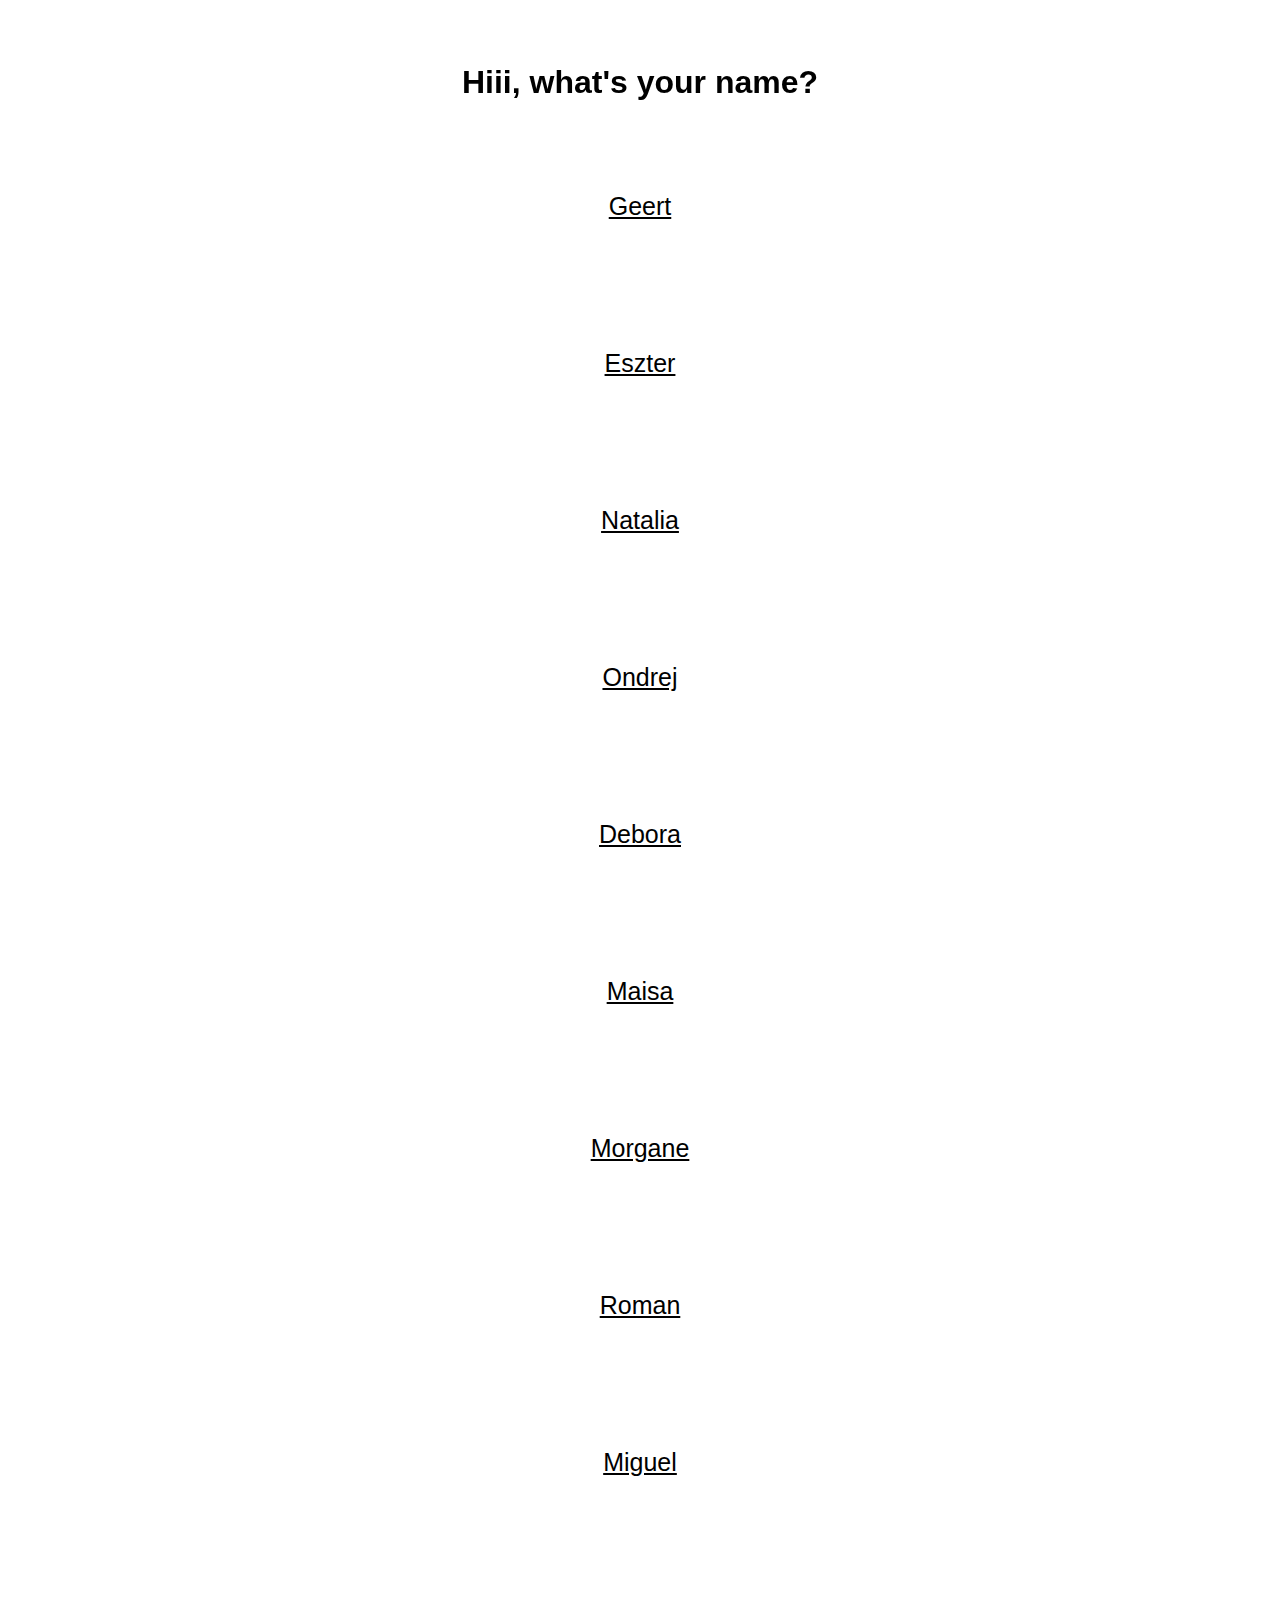
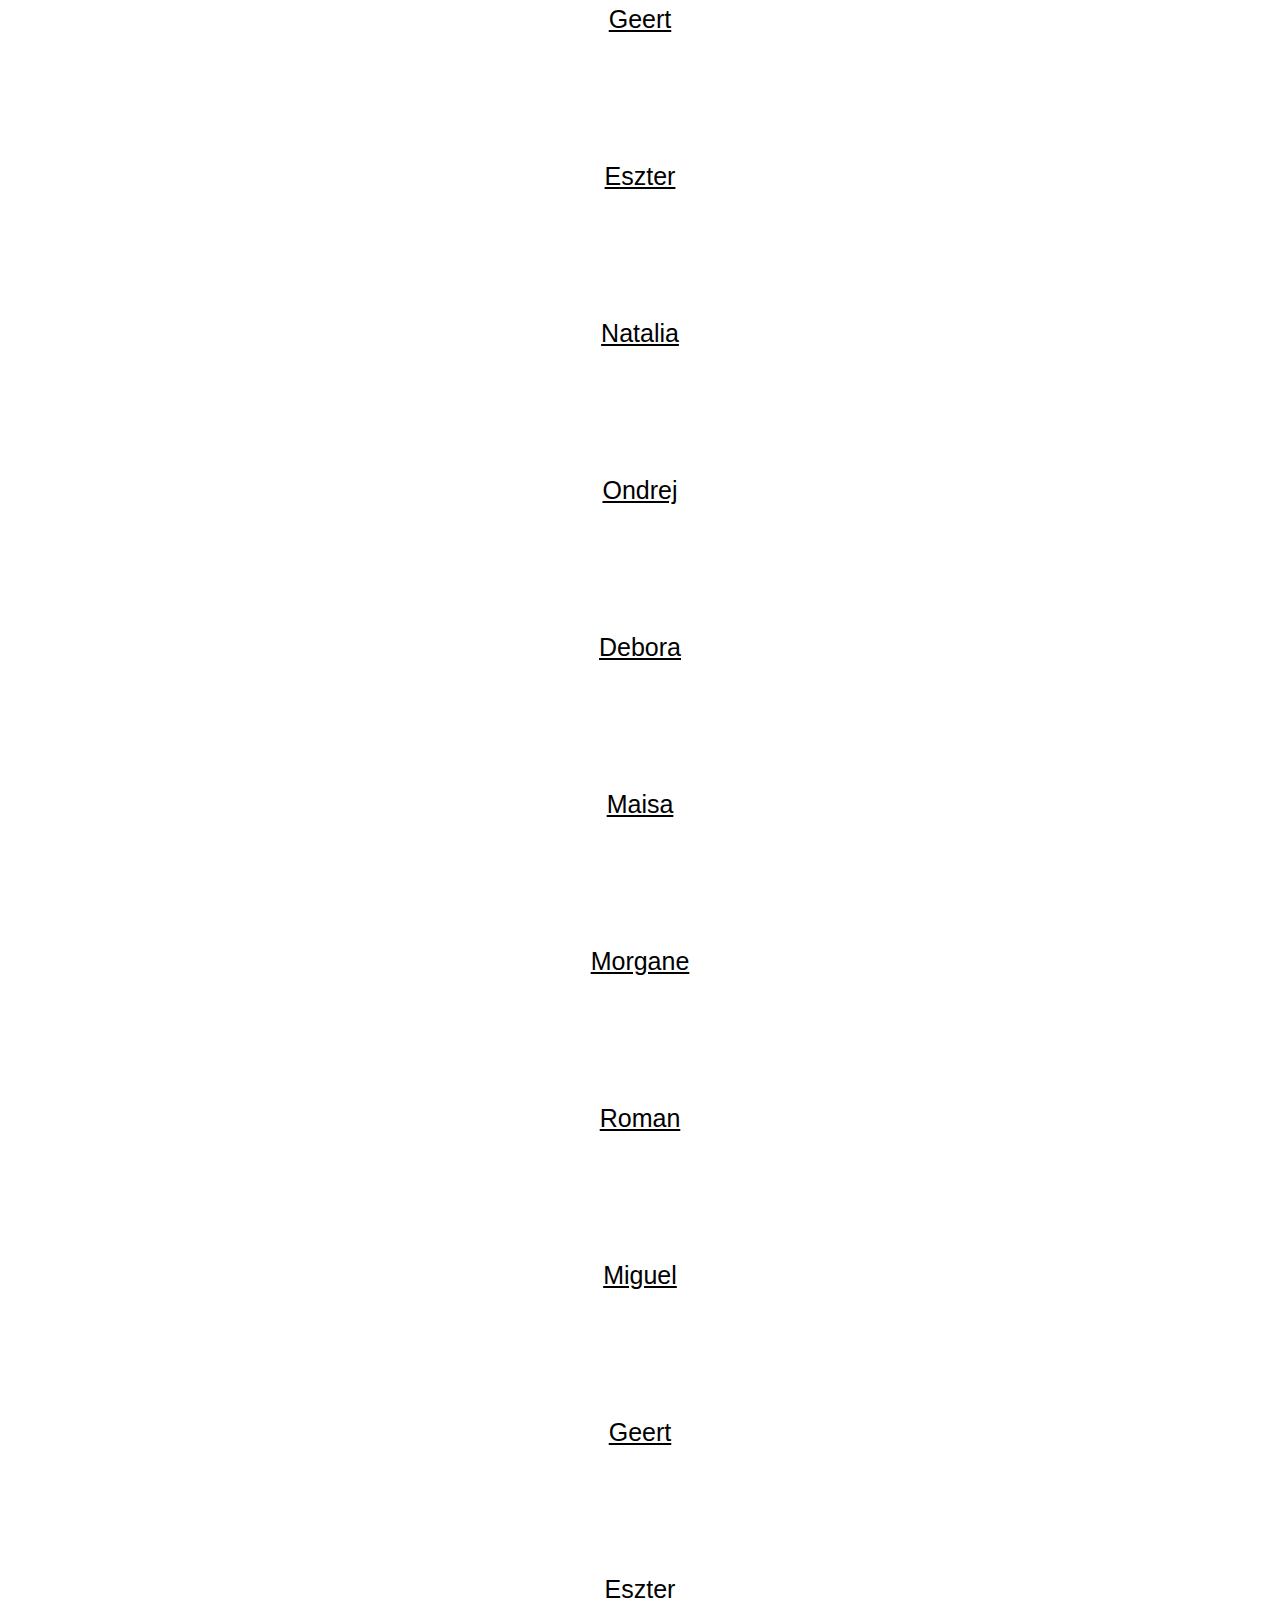
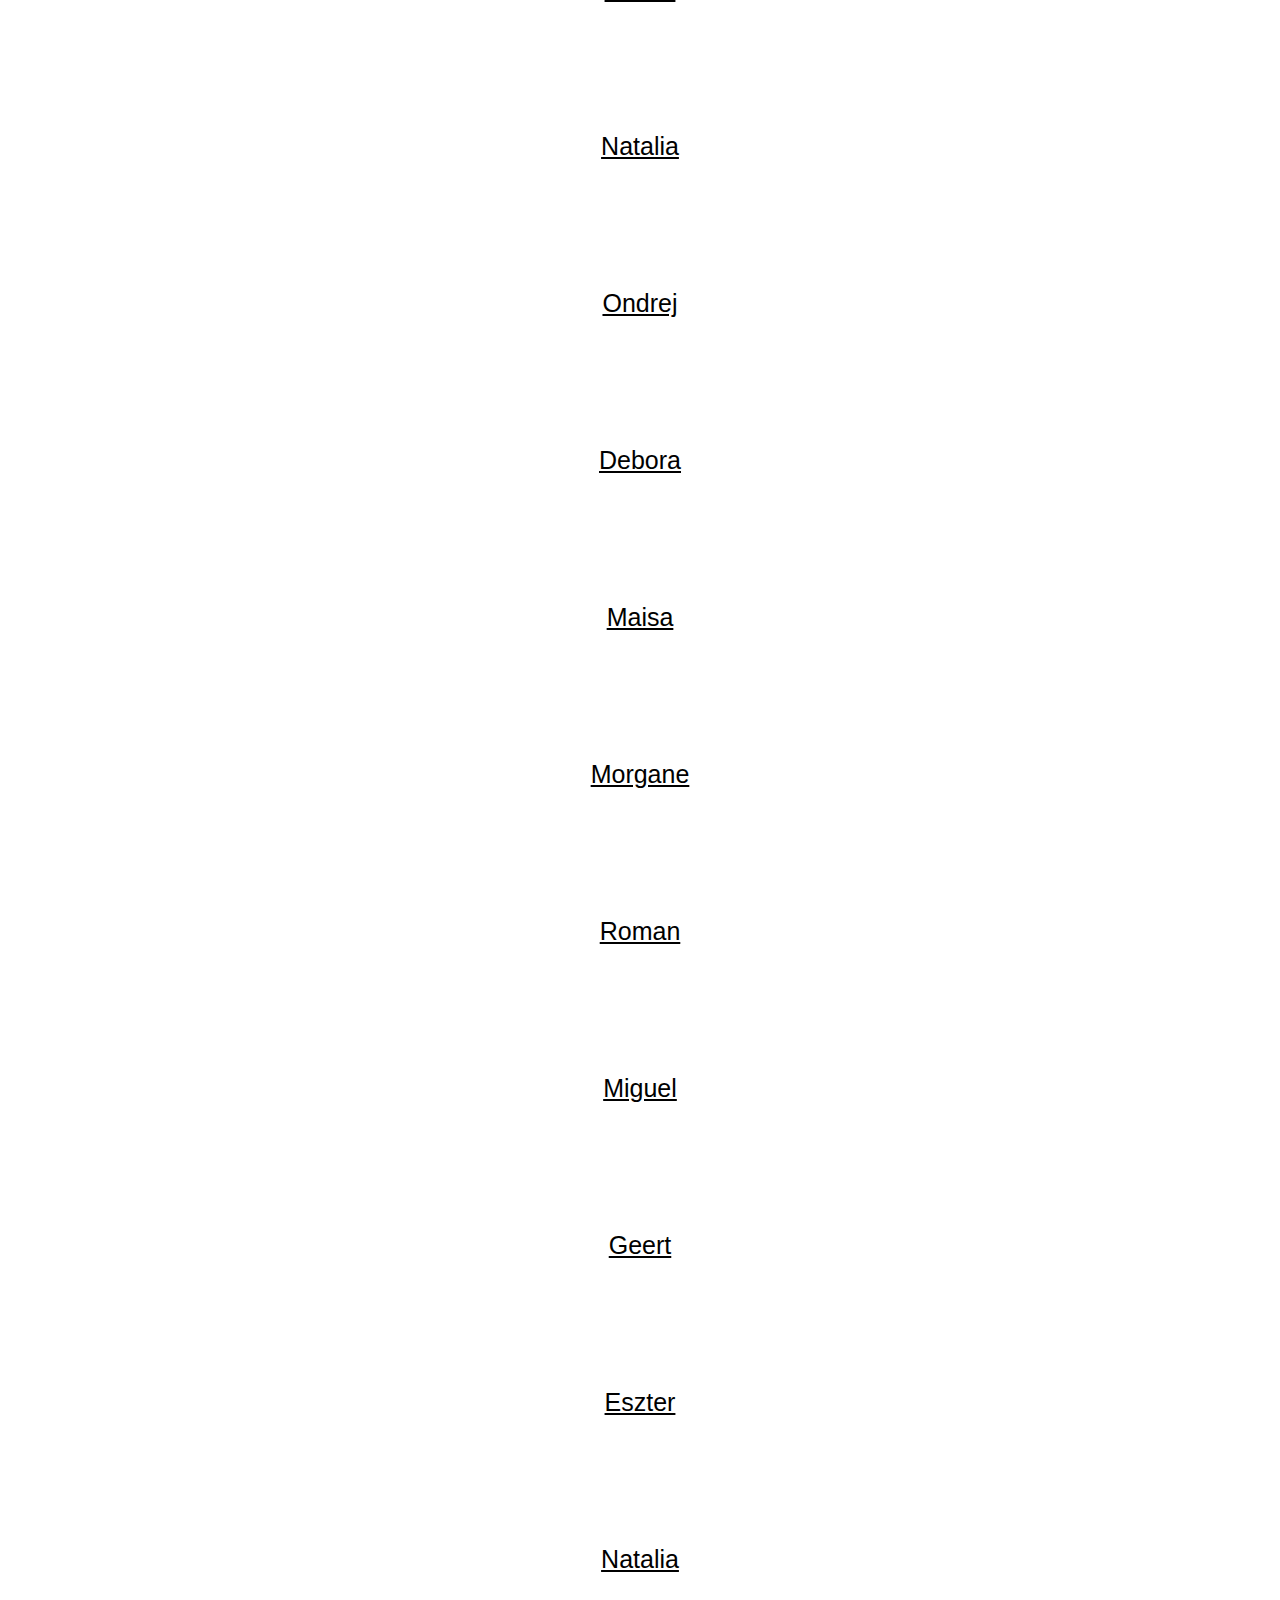
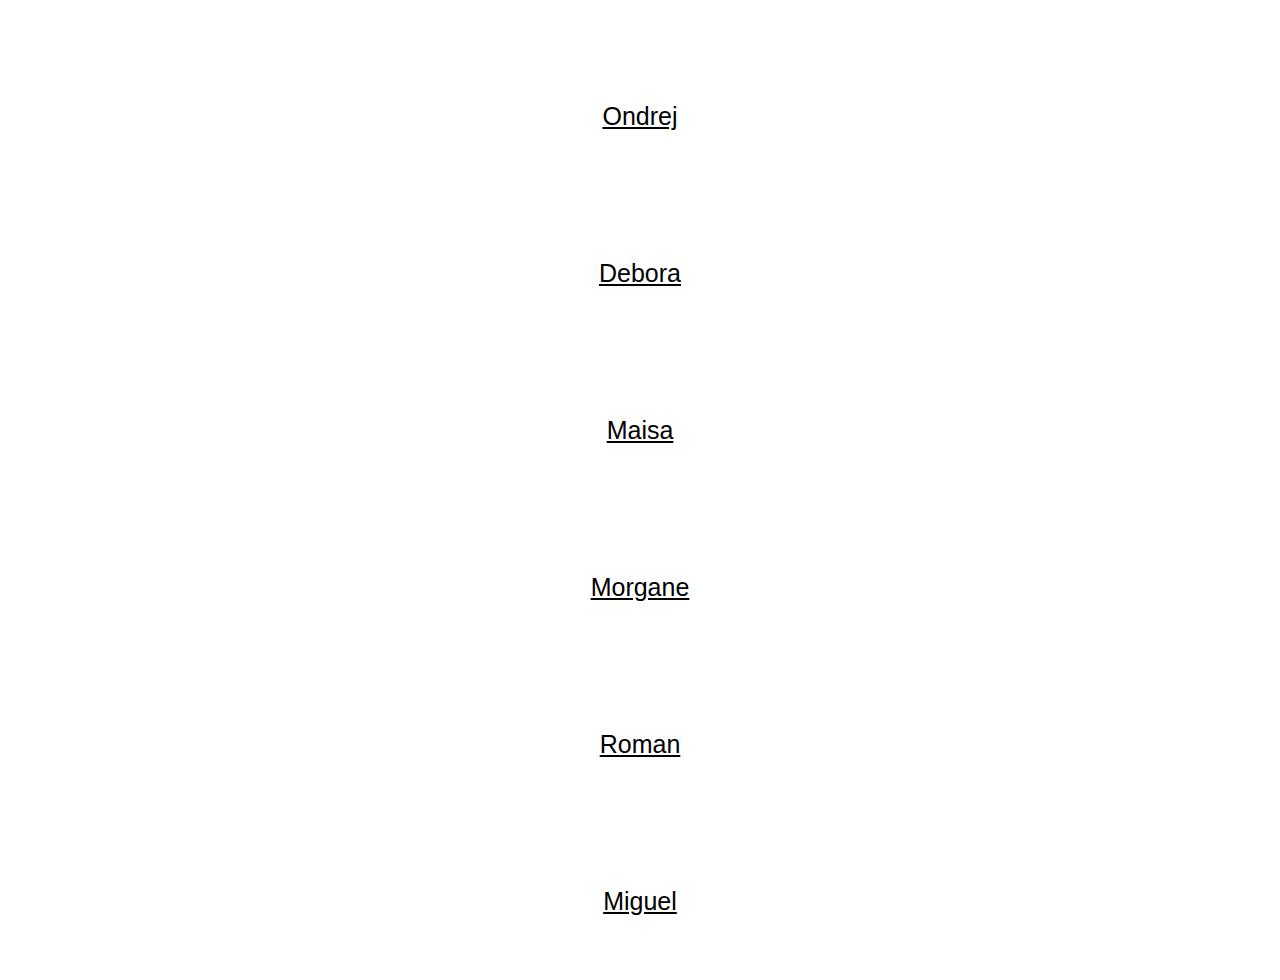
<file: index.html>
<!DOCTYPE html>
<html lang="en">
<head>
    <meta charset="UTF-8">
    <meta http-equiv="X-UA-Compatible" content="IE=edge">
    <meta name="viewport" content="width=device-width, initial-scale=1.0">
    <title>Whack Gallery</title>
    <link rel="stylesheet" href="/styles/index.css">
    <link rel="apple-touch-icon" sizes="180x180" href="/apple-touch-icon.png">
    <link rel="icon" type="image/png" sizes="32x32" href="favicon_io/favicon-32x32.png">
    <link rel="icon" type="image/png" sizes="16x16" href="favicon_io/favicon-16x16.png">
    <link rel="manifest" href="/site.webmanifest">
</head>
<body>
    <h1>Hiii, what's your name?</h1>

    <div class="names--list">
        <a class="name" href="/pleasures/pleasureOne.html">Geert</a>
        <a class="name" href="/pleasures/pleasureTwo.html">Eszter</a>
        <a class="name" href="/pleasures/pleasureThree.html">Natalia</a>
        <a class="name" href="/pleasures/pleasureFour.html">Ondrej</a>
        <a class="name" href="/pleasures/pleasureFive.html">Debora</a>
        <a class="name" href="/pleasures/pleasureSix.html">Maisa</a>
        <a class="name" href="/pleasures/pleasureSeven.html">Morgane</a>
        <a class="name" href="/pleasures/pleasureEight.html">Roman</a>
        <a class="name" href="/pleasures/pleasureNine.html">Miguel</a>
        <!-- repetition for the list's length -->
        <a class="name" href="/pleasures/pleasureOne.html">Geert</a>
        <a class="name" href="/pleasures/pleasureTwo.html">Eszter</a>
        <a class="name" href="/pleasures/pleasureThree.html">Natalia</a>
        <a class="name" href="/pleasures/pleasureFour.html">Ondrej</a>
        <a class="name" href="/pleasures/pleasureFive.html">Debora</a>
        <a class="name" href="/pleasures/pleasureSix.html">Maisa</a>
        <a class="name" href="/pleasures/pleasureSeven.html">Morgane</a>
        <a class="name" href="/pleasures/pleasureEight.html">Roman</a>
        <a class="name" href="/pleasures/pleasureNine.html">Miguel</a>
        <a class="name" href="/pleasures/pleasureOne.html">Geert</a>
        <a class="name" href="/pleasures/pleasureTwo.html">Eszter</a>
        <a class="name" href="/pleasures/pleasureThree.html">Natalia</a>
        <a class="name" href="/pleasures/pleasureFour.html">Ondrej</a>
        <a class="name" href="/pleasures/pleasureFive.html">Debora</a>
        <a class="name" href="/pleasures/pleasureSix.html">Maisa</a>
        <a class="name" href="/pleasures/pleasureSeven.html">Morgane</a>
        <a class="name" href="/pleasures/pleasureEight.html">Roman</a>
        <a class="name" href="/pleasures/pleasureNine.html">Miguel</a>
        <a class="name" href="/pleasures/pleasureOne.html">Geert</a>
        <a class="name" href="/pleasures/pleasureTwo.html">Eszter</a>
        <a class="name" href="/pleasures/pleasureThree.html">Natalia</a>
        <a class="name" href="/pleasures/pleasureFour.html">Ondrej</a>
        <a class="name" href="/pleasures/pleasureFive.html">Debora</a>
        <a class="name" href="/pleasures/pleasureSix.html">Maisa</a>
        <a class="name" href="/pleasures/pleasureSeven.html">Morgane</a>
        <a class="name" href="/pleasures/pleasureEight.html">Roman</a>
        <a class="name" href="/pleasures/pleasureNine.html">Miguel</a>
    </div>

</body>
</html>
</file>
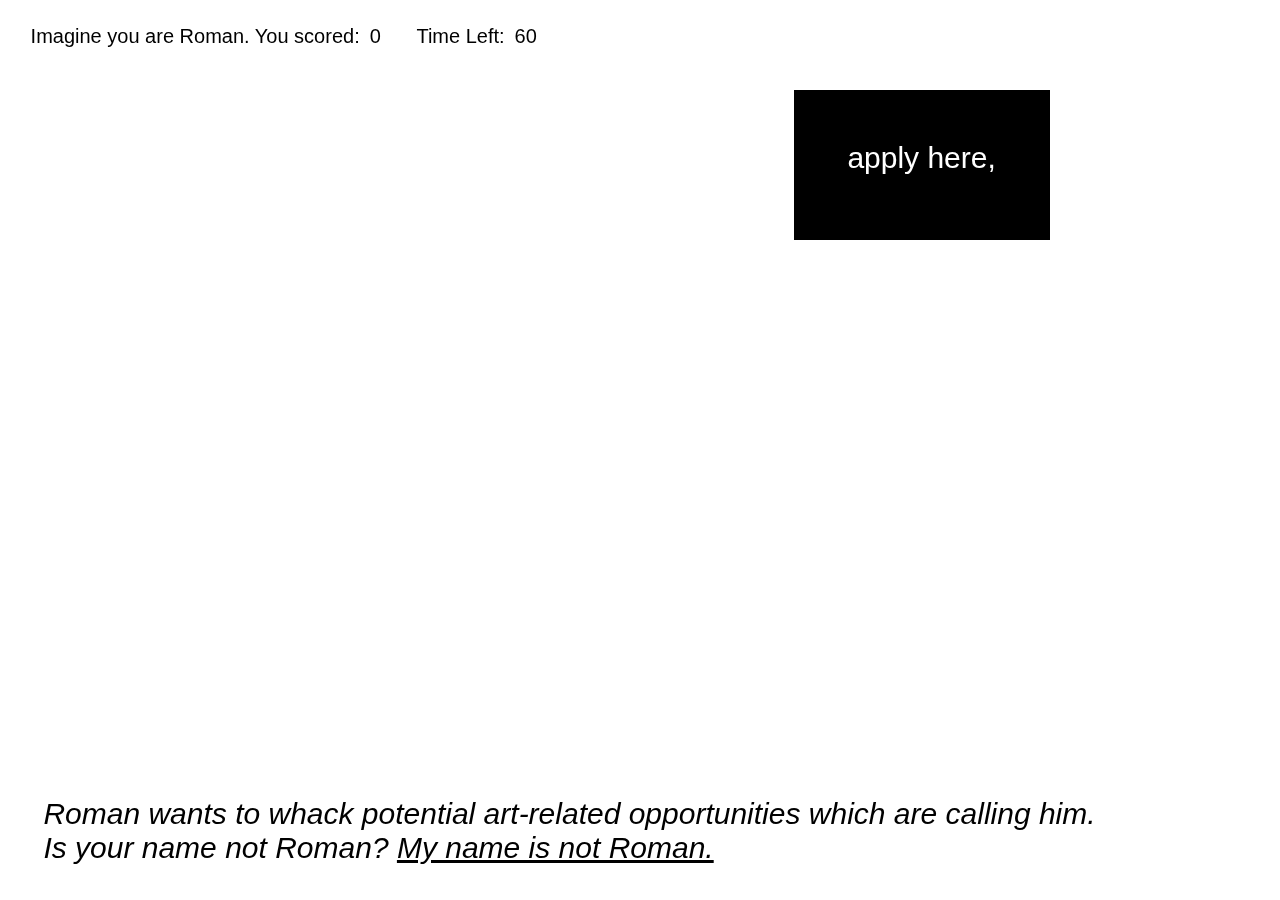
<file: pleasures/pleasureEight.html>
<!DOCTYPE html>
<html lang="en">
<head>
    <meta charset="UTF-8">
    <meta http-equiv="X-UA-Compatible" content="IE=edge">
    <meta name="viewport" content="width=device-width, initial-scale=1.0">
    <title>Whack potential opportunities that are calling my number</title>
    <link rel="stylesheet" href="/styles/index.css">
    <link rel="stylesheet" href="/styles/pleasureEight.css">
</head>
<body>
    <header>
        <div class="display-flex">
            <p>Imagine you are Roman. You scored:</p>
            <p id="score">0</p>
        </div>
        <div class="display-flex">
            <p>Time Left:</p>
            <p id="time-left">60</p>
        </div>
    </header>

    <div class="grid">
        <div id="1" class="square">work on me,</div>
        <div id="2" class="square">do this now,</div>
        <div id="3" class="square opportunity">apply here,</div>
        <div id="4" class="square">submit this,</div>
        <div id="5" class="square">submit that,</div>
        <div id="6" class="square">work now,</div>
        <div id="7" class="square">complain later,</div>
        <div id="8" class="square">whack this,</div>
        <div id="9" class="square">whack that,</div>
    </div>

    <footer>
        <p>
            Roman wants to whack potential art-related opportunities which are calling him.<br>
            Is your name not Roman? <a href="/index.html">My name is not Roman.</a>
        </p>
    </footer>
    
</body>
</html>

<script src="/script/pleasureEight.js"></script>
</file>
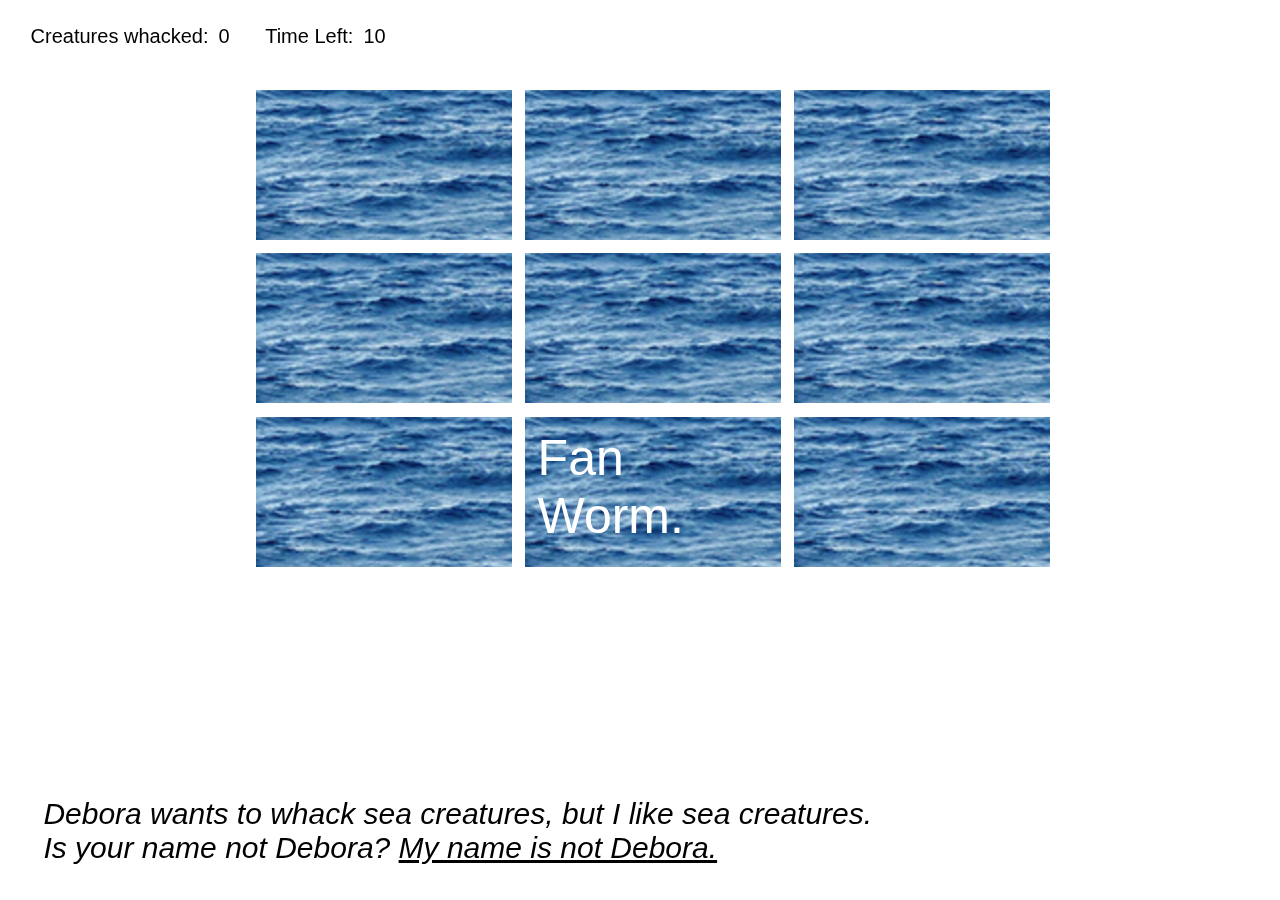
<file: pleasures/pleasureFive.html>
<!DOCTYPE html>
<html lang="en">
<head>
    <meta charset="UTF-8">
    <meta http-equiv="X-UA-Compatible" content="IE=edge">
    <meta name="viewport" content="width=device-width, initial-scale=1.0">
    <title>Whack sea creatures</title>
    <link rel="stylesheet" href="/styles/index.css">
    <link rel="stylesheet" href="/styles/pleasureFive.css">
</head>
<body>
    <header>
        <div class="display-flex">
            <p>Creatures whacked:</p>
            <p id="score">0</p>
        </div>
        <div class="display-flex">
            <p>Time Left:</p>
            <p id="time-left">10</p>
        </div>
    </header>

    <div class="grid">
        <div id="1" class="square">Acorn Barnacle.</div>
        <div id="2" class="square">Adelie Penguin.</div>
        <div id="3" class="square creature">Killer Whale.</div>
        <div id="4" class="square">Antarctic Krill.</div>
        <div id="5" class="square">Megalodon.</div>
        <div id="6" class="square">Baskin Shark.</div>
        <div id="7" class="square">Driftfish.</div>
        <div id="8" class="square">Fan Worm.</div>
        <div id="9" class="square">Herring.</div>
    </div>

    <footer>
        <p>
            Debora wants to whack sea creatures, but I like sea creatures. <br>
            Is your name not Debora? <a href="/index.html">My name is not Debora.</a>
        </p>
    </footer>
    
</body>
</html>

<script src="/script/pleasureFive.js"></script>
</file>
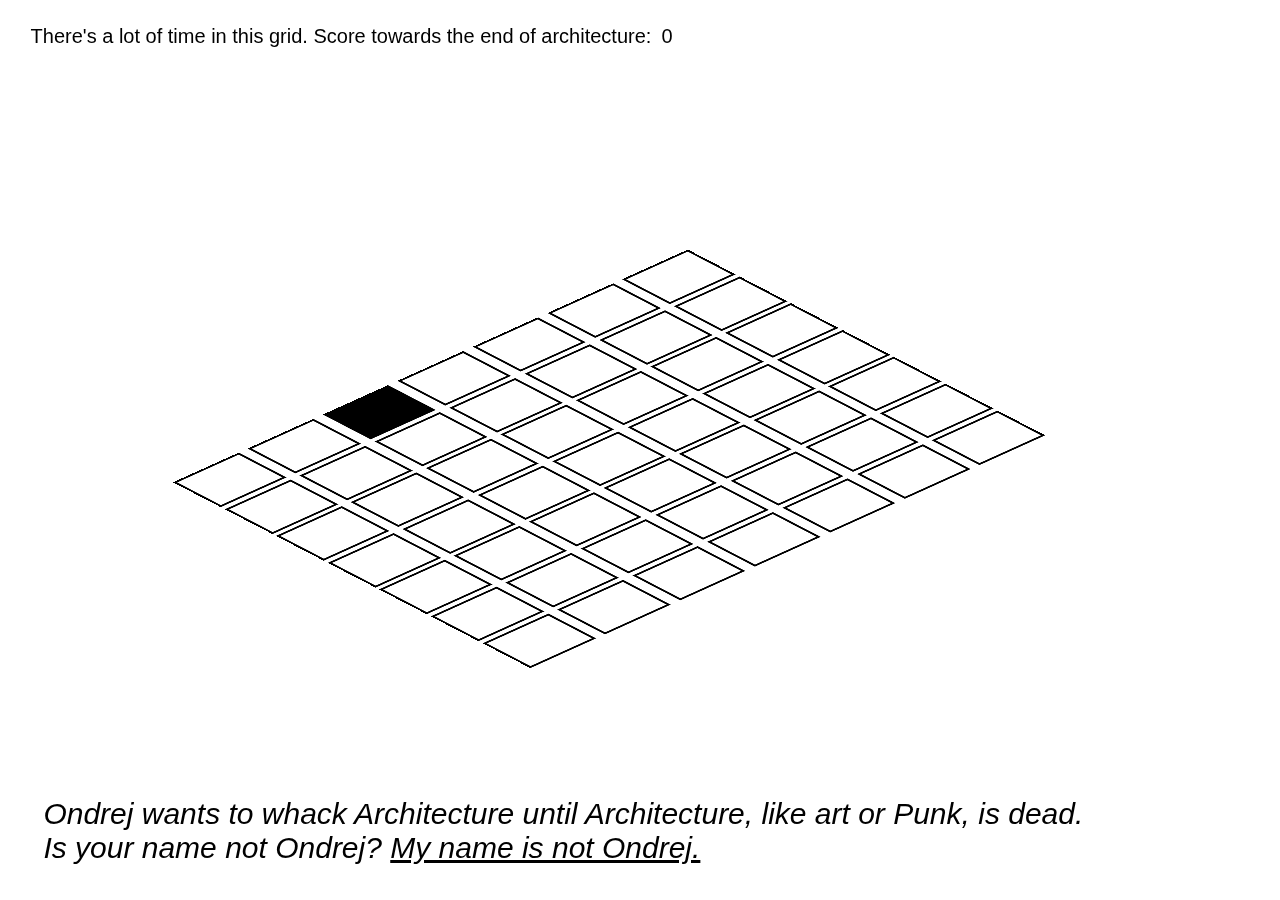
<file: pleasures/pleasureFour.html>
<!DOCTYPE html>
<html lang="en">
<head>
    <meta charset="UTF-8">
    <meta http-equiv="X-UA-Compatible" content="IE=edge">
    <meta name="viewport" content="width=device-width, initial-scale=1.0">
    <title>Whack one school per day</title>
    <link rel="stylesheet" href="/styles/index.css">
    <link rel="stylesheet" href="/styles/pleasureFour.css">
</head>
<body>
    <header>
        <div class="display-flex">
            <p>There's a lot of time in this grid. Score towards the end of architecture:</p>
            <p id="score">0</p>
        </div>
    </header>

    <div class="grid">
        <div id="1" class="square"></div>
        <div id="2" class="square"></div>
        <div id="3" class="square architecture"></div>
        <div id="4" class="square"></div>
        <div id="5" class="square"></div>
        <div id="6" class="square"></div>
        <div id="7" class="square"></div>
        <div id="8" class="square"></div>
        <div id="9" class="square"></div>
        <div id="10" class="square"></div>
        <div id="11" class="square"></div>
        <div id="12" class="square"></div>
        <div id="13" class="square"></div>
        <div id="14" class="square"></div>
        <div id="15" class="square"></div>
        <div id="16" class="square"></div>
        <div id="17" class="square"></div>
        <div id="18" class="square"></div>
        <div id="19" class="square"></div>
        <div id="21" class="square"></div>
        <div id="22" class="square"></div>
        <div id="23" class="square"></div>
        <div id="24" class="square"></div>
        <div id="25" class="square"></div>
        <div id="26" class="square"></div>
        <div id="27" class="square"></div>
        <div id="28" class="square"></div>
        <div id="29" class="square"></div>
        <div id="30" class="square"></div>
        <div id="31" class="square"></div>
        <div id="32" class="square"></div>
        <div id="33" class="square"></div>
        <div id="34" class="square"></div>
        <div id="35" class="square"></div>
        <div id="36" class="square"></div>
        <div id="37" class="square"></div>
        <div id="38" class="square"></div>
        <div id="39" class="square"></div>
        <div id="40" class="square"></div>
        <div id="41" class="square"></div>
        <div id="42" class="square"></div>
        <div id="43" class="square"></div>
        <div id="44" class="square"></div>
        <div id="45" class="square"></div>
        <div id="46" class="square"></div>
        <div id="47" class="square"></div>
        <div id="48" class="square"></div>
        <div id="49" class="square"></div>
        <div id="50" class="square"></div>
    </div>

    <footer>
        <p>
            Ondrej wants to whack Architecture until Architecture, like art or Punk, is dead. 
            <br>Is your name not Ondrej? <a href="/index.html">My name is not Ondrej.</a>
        </p>
    </footer>
    
</body>
</html>

<script src="/script/pleasureFour.js"></script>
</file>
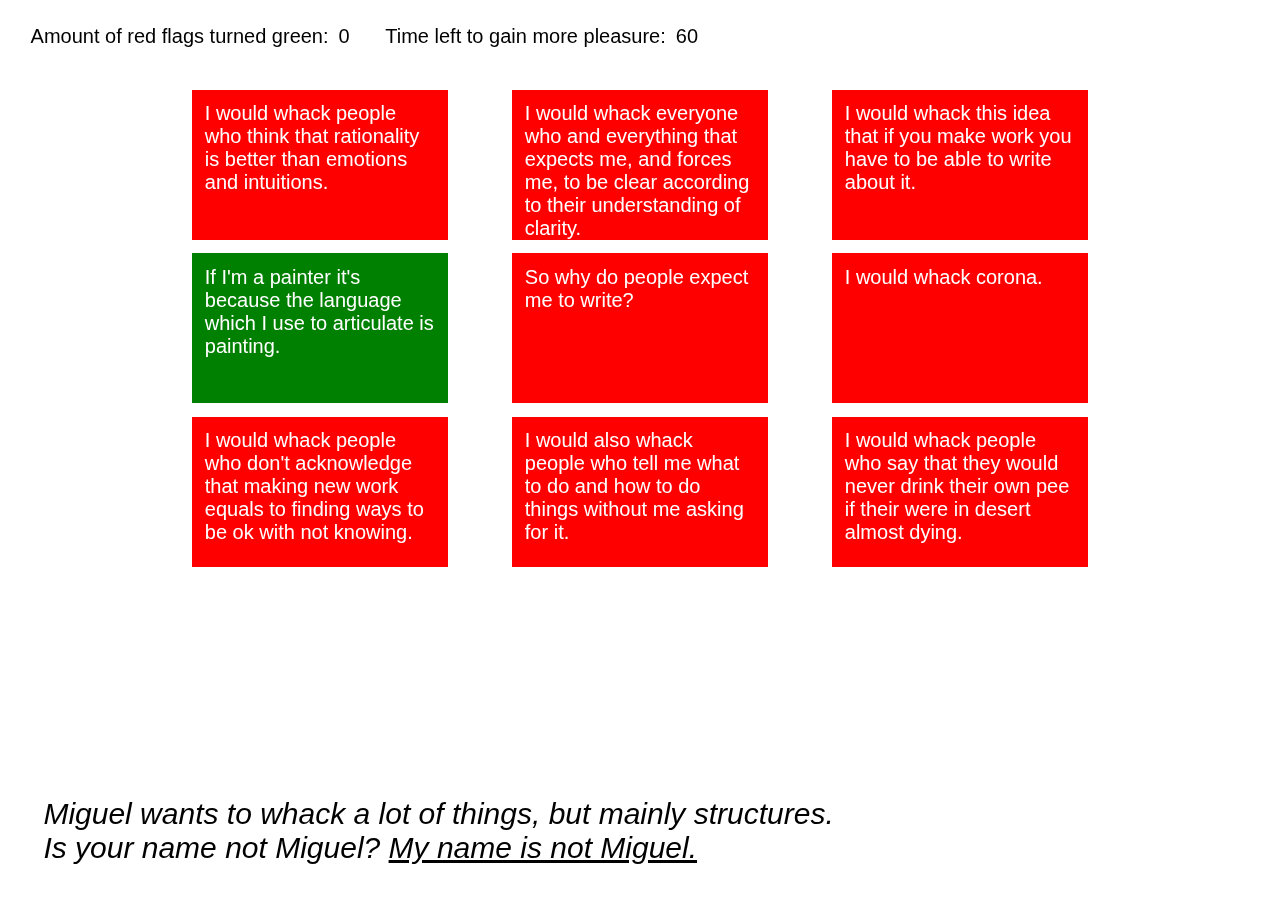
<file: pleasures/pleasureNine.html>
<!DOCTYPE html>
<html lang="en">
<head>
    <meta charset="UTF-8">
    <meta http-equiv="X-UA-Compatible" content="IE=edge">
    <meta name="viewport" content="width=device-width, initial-scale=1.0">
    <title>Dark whack</title>
    <link rel="stylesheet" href="/styles/index.css">
    <link rel="stylesheet" href="/styles/pleasureNine.css">
</head>
<body>
    <header>
        <div class="display-flex">
            <p>Amount of red flags turned green:</p>
            <p id="score">0</p>
        </div>
        <div class="display-flex">
            <p>Time left to gain more pleasure:</p>
            <p id="time-left">60</p>
        </div>
    </header>

    <div class="grid">
        <div id="1" class="square">I would whack people who think that rationality is better than emotions and intuitions.</div>
        <div id="2" class="square">I would whack everyone who and everything that expects me, and forces me, to be clear according to their understanding of clarity.</div>
        <div id="3" class="square structure">I would whack this idea that if you make work you have to be able to write about it.</div>
        <div id="4" class="square">If I'm a painter it's because the language which I use to articulate is painting.</div>
        <div id="5" class="square">So why do people expect me to write?</div>
        <div id="6" class="square">I would whack corona.</div>
        <div id="7" class="square">I would whack people who don't acknowledge that making new work equals to finding ways to be ok with not knowing.</div>
        <div id="8" class="square">I would also whack people who tell me what to do and how to do things without me asking for it.</div>
        <div id="9" class="square">I would whack people who say that they would never drink their own pee if their were in desert almost dying.</div>
    </div>

    <footer>
        <p>
            Miguel wants to whack a lot of things, but mainly structures. <br>
            Is your name not Miguel? <a href="/index.html">My name is not Miguel.</a>
        </p>
    </footer>
    
</body>
</html>

<script src="/script/pleasureNine.js"></script>
</file>
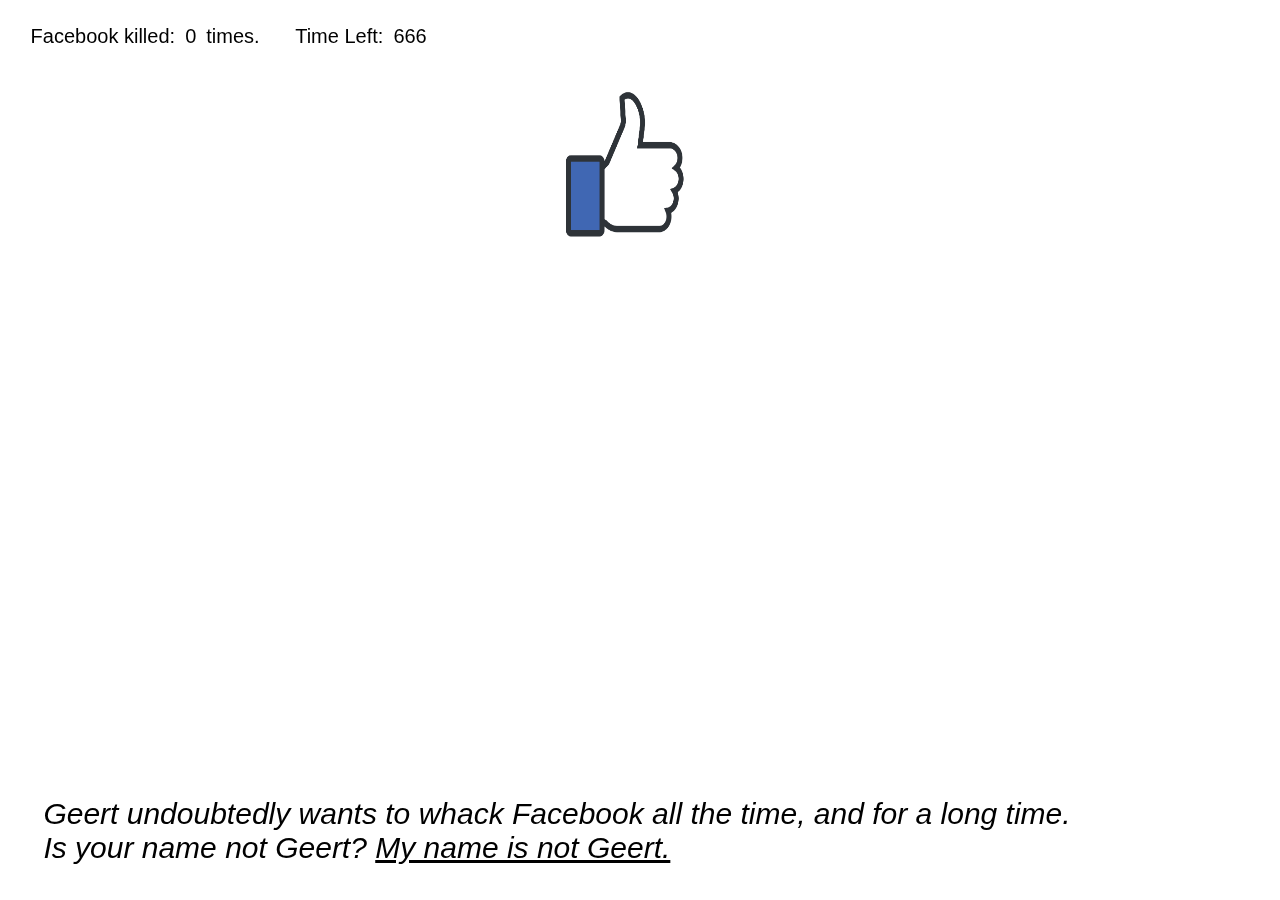
<file: pleasures/pleasureOne.html>
<!DOCTYPE html>
<html lang="en">
<head>
    <meta charset="UTF-8">
    <meta http-equiv="X-UA-Compatible" content="IE=edge">
    <meta name="viewport" content="width=device-width, initial-scale=1.0">
    <title>Whack Facebook</title>
    <link rel="stylesheet" href="/styles/index.css">
    <link rel="stylesheet" href="/styles/pleasureOne.css">
</head>
<body>
    <header>
        <div class="display-flex">
            <p>Facebook killed:</p>
            <p id="score">0</p><p> times.</p>
        </div>
        <div class="display-flex">
            <p>Time Left:</p>
            <p id="time-left">666</p>
        </div>
    </header>

    <div class="grid">
        <div id="1" class="square"></div>
        <div id="2" class="square"></div>
        <div id="3" class="square facebook"></div>
        <div id="4" class="square"></div>
        <div id="5" class="square"></div>
        <div id="6" class="square"></div>
        <div id="7" class="square"></div>
        <div id="8" class="square"></div>
        <div id="9" class="square"></div>
        <div id="10" class="square"></div>
        <div id="11" class="square"></div>
        <div id="12" class="square"></div>
        <div id="13" class="square"></div>
        <div id="14" class="square"></div>
        <div id="15" class="square"></div>
    </div>

    <footer>
        <p>
            Geert undoubtedly wants to whack Facebook all the time, and for a long time. <br>
            Is your name not Geert? <a href="/index.html">My name is not Geert.</a></p>
    </footer>
    
</body>
</html>

<script src="/script/pleasureOne.js"></script>
</file>
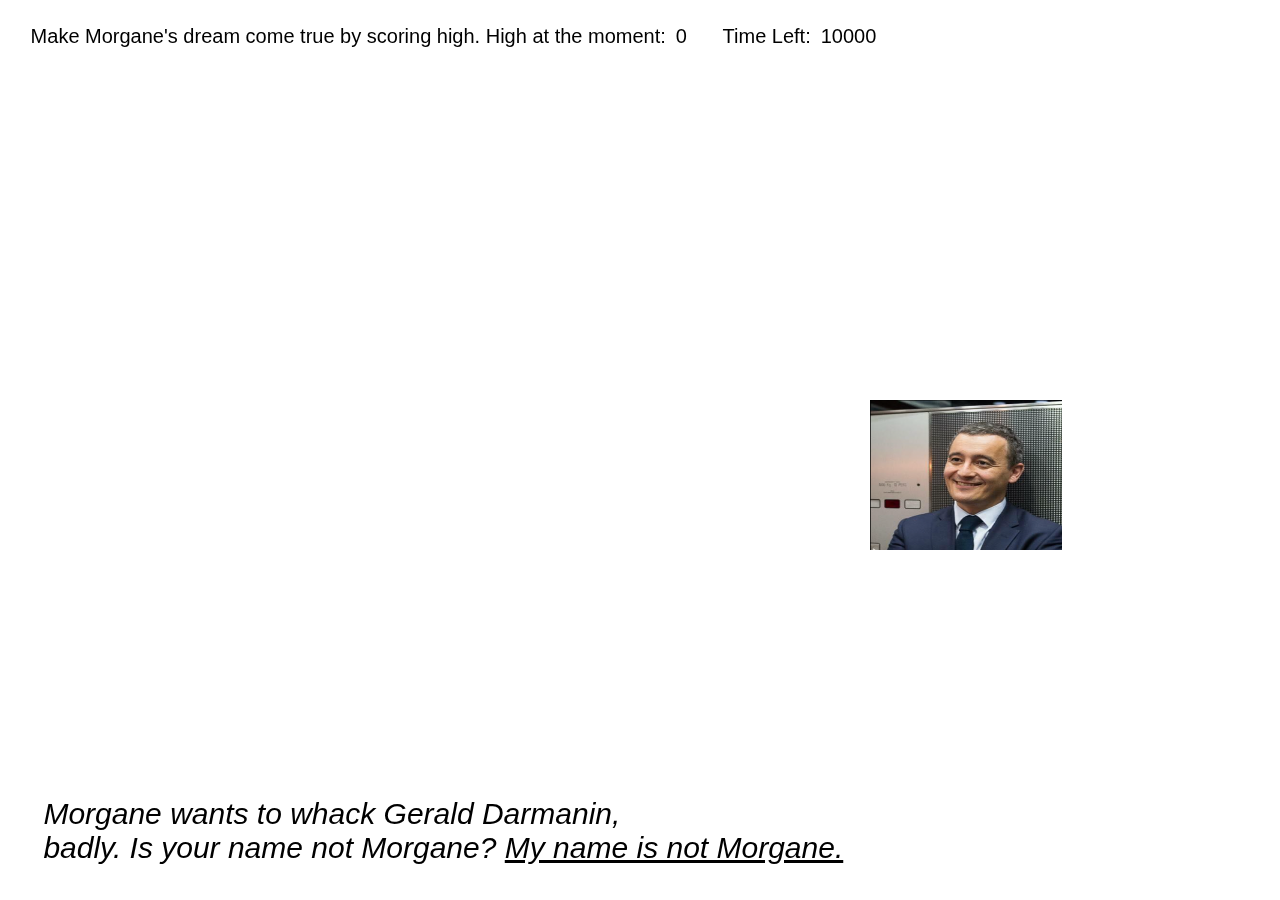
<file: pleasures/pleasureSeven.html>
<!DOCTYPE html>
<html lang="en">
<head>
    <meta charset="UTF-8">
    <meta http-equiv="X-UA-Compatible" content="IE=edge">
    <meta name="viewport" content="width=device-width, initial-scale=1.0">
    <title>Whack Gerald Darmanin</title>
    <link rel="stylesheet" href="/styles/index.css">
    <link rel="stylesheet" href="/styles/pleasureSeven.css">
</head>
<body>
    <header>
        <div class="display-flex">
            <p>Make Morgane's dream come true by scoring high. High at the moment:</p>
            <p id="score">0</p>
        </div>
        <div class="display-flex">
            <p>Time Left:</p>
            <p id="time-left">10000</p>
        </div>
    </header>

    <div class="grid">
        <div id="1" class="square"></div>
        <div id="2" class="square"></div>
        <div id="3" class="square gerald"></div>
        <div id="4" class="square"></div>
        <div id="5" class="square"></div>
        <div id="6" class="square"></div>
        <div id="7" class="square"></div>
        <div id="8" class="square"></div>
        <div id="9" class="square"></div>
        <div id="10" class="square"></div>
        <div id="11" class="square"></div>
        <div id="12" class="square"></div>
    </div>

    <footer>
        <p>
            Morgane wants to whack Gerald Darmanin,<br> 
            badly. Is your name not Morgane? <a href="/index.html">My name is not Morgane.</a>
        </p>
    </footer>
    
</body>
</html>

<script src="/script/pleasureSeven.js"></script>
</file>
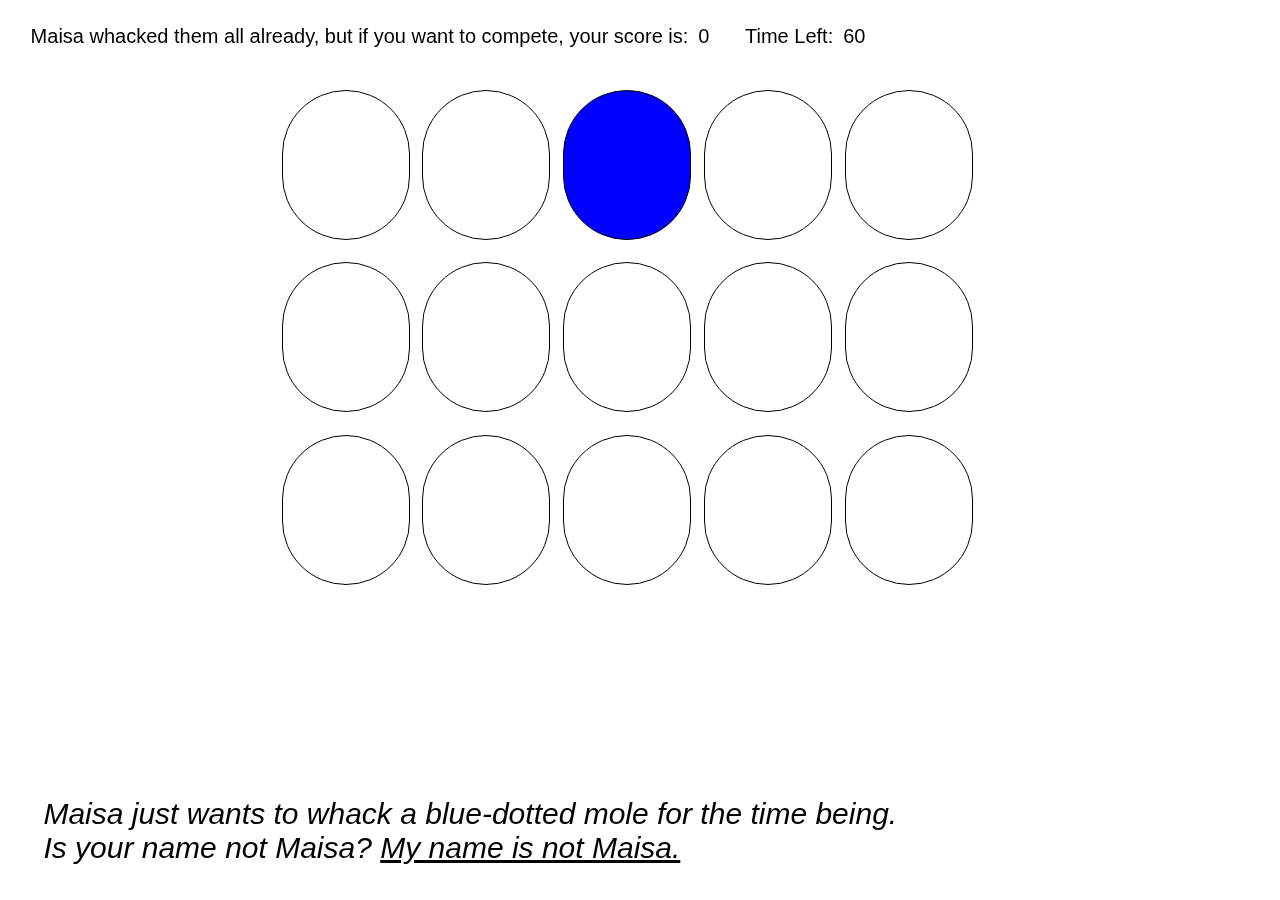
<file: pleasures/pleasureSix.html>
<!DOCTYPE html>
<html lang="en">
<head>
    <meta charset="UTF-8">
    <meta http-equiv="X-UA-Compatible" content="IE=edge">
    <meta name="viewport" content="width=device-width, initial-scale=1.0">
    <title>Whack a mole</title>
    <link rel="stylesheet" href="/styles/index.css">
    <link rel="stylesheet" href="/styles/pleasureSix.css">
</head>
<body>
    <header>
        <div class="display-flex">
            <p>Maisa whacked them all already, but if you want to compete, your score is:</p>
            <p id="score">0</p>
        </div>
        <div class="display-flex">
            <p>Time Left:</p>
            <p id="time-left">60</p>
        </div>
    </header>

    <div class="grid">
        <div id="1" class="square"></div>
        <div id="2" class="square"></div>
        <div id="3" class="square mole"></div>
        <div id="4" class="square"></div>
        <div id="5" class="square"></div>
        <div id="6" class="square"></div>
        <div id="7" class="square"></div>
        <div id="8" class="square"></div>
        <div id="9" class="square"></div>
        <div id="10" class="square"></div>
        <div id="11" class="square"></div>
        <div id="12" class="square"></div>
        <div id="13" class="square"></div>
        <div id="14" class="square"></div>
        <div id="15" class="square"></div>
    </div>

    <footer>
        <p>
            Maisa just wants to whack a blue-dotted mole for the time being. <br>
            Is your name not Maisa? <a href="/index.html">My name is not Maisa.</a>
        </p>
    </footer>
    
</body>
</html>

<script src="/script/pleasureSix.js"></script>
</file>
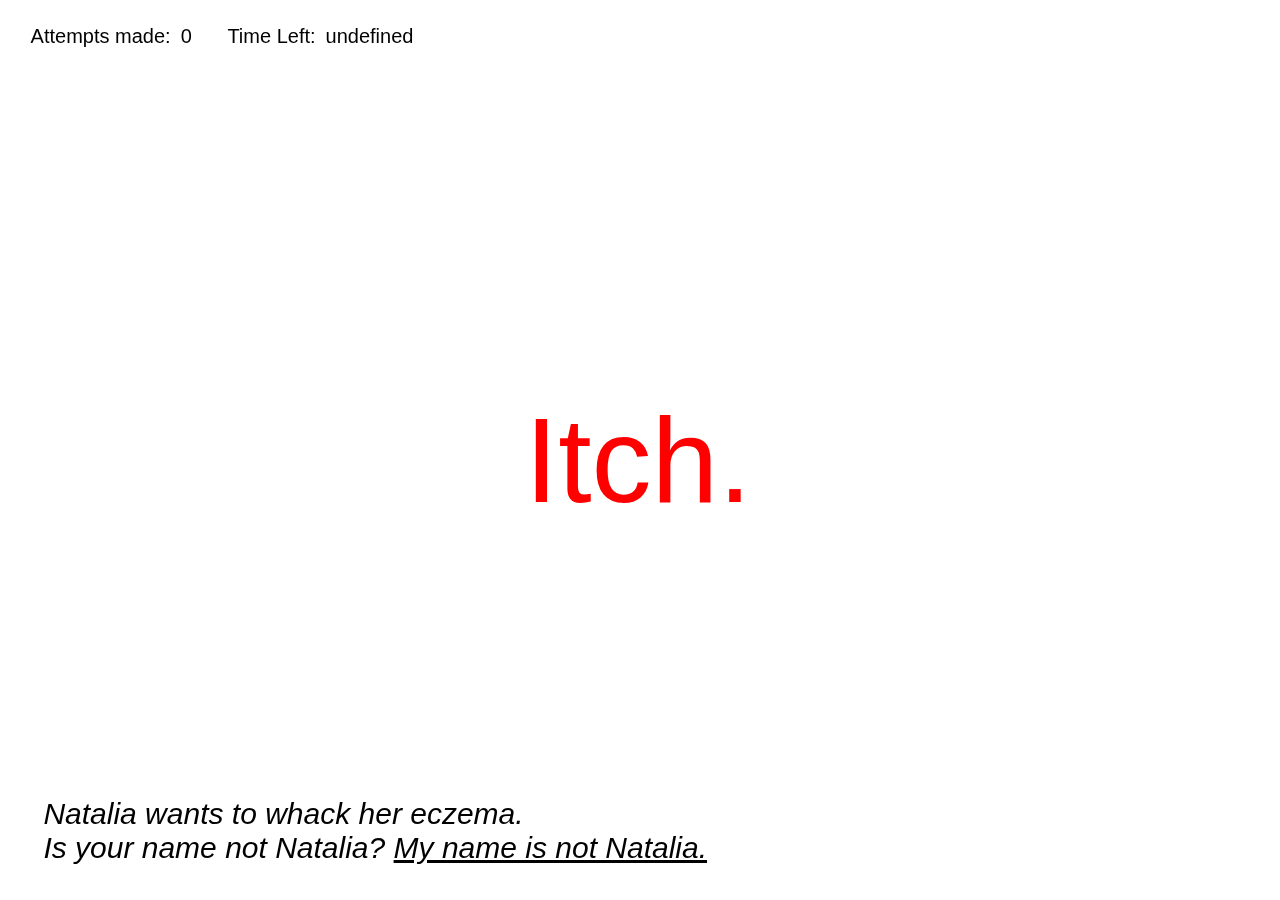
<file: pleasures/pleasureThree.html>
<!DOCTYPE html>
<html lang="en">
<head>
    <meta charset="UTF-8">
    <meta http-equiv="X-UA-Compatible" content="IE=edge">
    <meta name="viewport" content="width=device-width, initial-scale=1.0">
    <title>Whack eczema</title>
    <link rel="stylesheet" href="/styles/index.css">
    <link rel="stylesheet" href="/styles/pleasureThree.css">
</head>
<body onload="areyousureFunction()">
    <header>
        <div class="display-flex">
            <p>Attempts made:</p>
            <p id="score">0</p>
        </div>
        <div class="display-flex">
            <p>Time Left:</p>
            <p id="time-left">undefined</p>
        </div>
    </header>

    <div class="grid">
        <div id="1" class="square">Itch.</div>
        <div id="2" class="square">Itch.</div>
        <div id="3" class="square eczema">Itch.</div>
        <div id="4" class="square">Itch.</div>
        <div id="5" class="square">Itch.</div>
        <div id="6" class="square">Itch.</div>
        <div id="7" class="square">Itch.</div>
        <div id="8" class="square">Itch.</div>
        <div id="9" class="square">Itch.</div>
    </div>

    <footer>
        <p>
            Natalia wants to whack her eczema. <br>
            Is your name not Natalia? <a href="/index.html">My name is not Natalia.</a>
        </p>
    </footer>
    
</body>
</html>

<script src="/script/pleasureThree.js"></script>
</file>
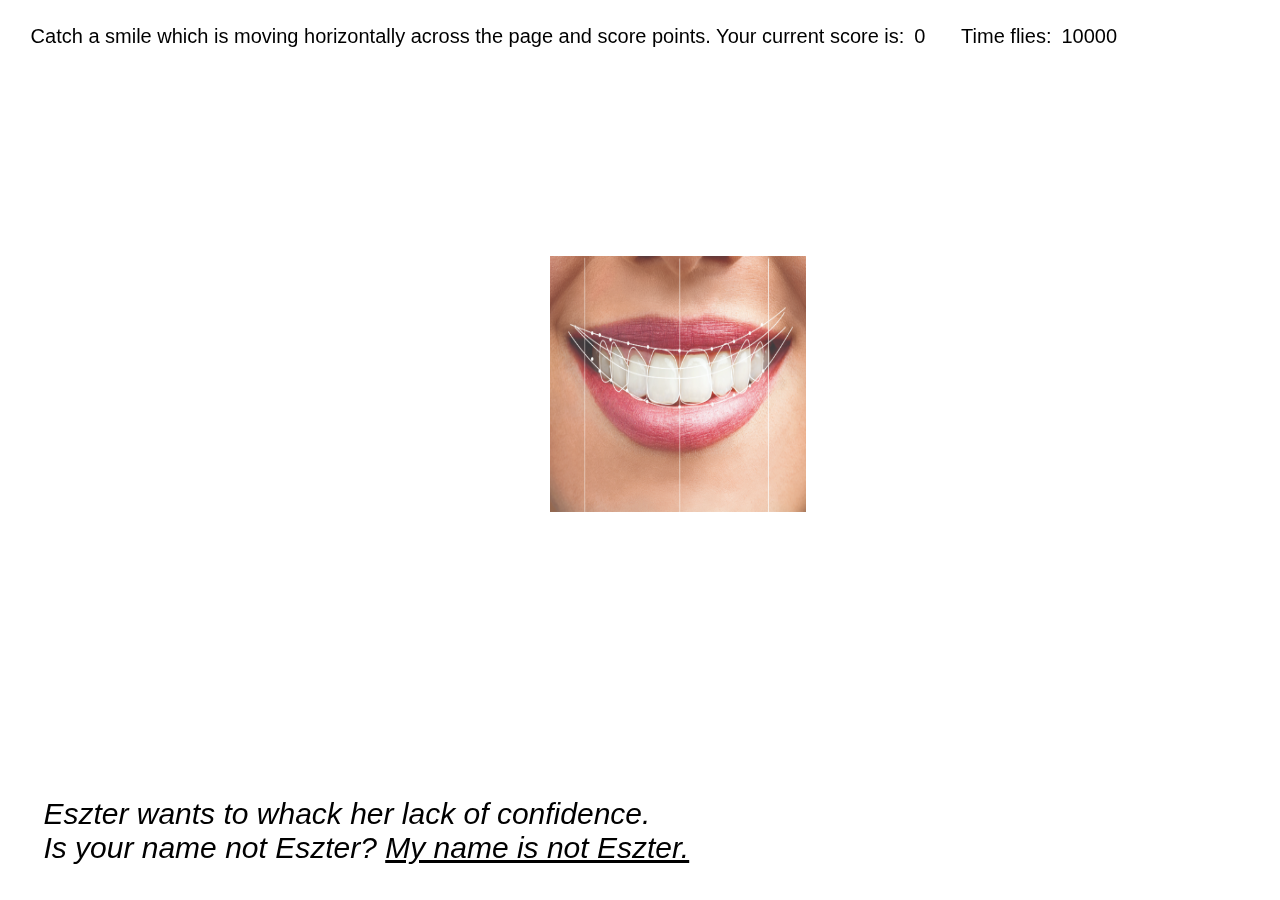
<file: pleasures/pleasureTwo.html>
<!DOCTYPE html>
<html lang="en">
<head>
    <meta charset="UTF-8">
    <meta http-equiv="X-UA-Compatible" content="IE=edge">
    <meta name="viewport" content="width=device-width, initial-scale=1.0">
    <title>Whack lack of confidence</title>
    <link rel="stylesheet" href="/styles/index.css">
    <link rel="stylesheet" href="/styles/pleasureTwo.css">
</head>
<body>
    <header>
        <div class="display-flex">
            <p>Catch a smile which is moving horizontally across the page and score points. Your current score is:</p>
            <p id="score">0</p>
        </div>
        <div class="display-flex">
            <p>Time flies:</p>
            <p id="time-left">10000</p>
        </div>
    </header>

    <div class="grid">
        <div id="1" class="square"></div>
        <div id="2" class="square"></div>
        <div id="3" class="square confidence"></div>
        <div id="4" class="square"></div>
        <div id="5" class="square"></div>
        <div id="6" class="square"></div>
        <div id="7" class="square"></div>
        <div id="8" class="square"></div>
        <div id="9" class="square"></div>
        <div id="10" class="square"></div>
        <div id="11" class="square"></div>
        <div id="12" class="square"></div>
        <div id="13" class="square"></div>
        <div id="14" class="square"></div>
        <div id="15" class="square"></div>
        <div id="16" class="square"></div>
        <div id="17" class="square"></div>
        <div id="18" class="square"></div>
        <div id="19" class="square"></div>
        <div id="20" class="square"></div>
        <div id="21" class="square"></div>
        <div id="23" class="square"></div>
        <div id="24" class="square"></div>
        <div id="25" class="square"></div>
        <div id="26" class="square"></div>
        <div id="27" class="square"></div>
        <div id="28" class="square"></div>
        <div id="29" class="square"></div>
        <div id="30" class="square"></div>
        <div id="31" class="square"></div>
        <div id="32" class="square"></div>  
        <div id="33" class="square"></div>
        <div id="34" class="square"></div>
        <div id="35" class="square"></div>
        <div id="36" class="square"></div>
        <div id="37" class="square"></div>
        <div id="38" class="square"></div>
        <div id="39" class="square"></div>
        <div id="40" class="square"></div>   
        <div id="41" class="square"></div>
        <div id="42" class="square"></div>
        <div id="43" class="square"></div>
        <div id="44" class="square"></div>
        <div id="45" class="square"></div>
        <div id="46" class="square"></div>
        <div id="47" class="square"></div>
        <div id="48" class="square"></div>   
        <div id="49" class="square"></div>
        <div id="50" class="square"></div>
        <div id="51" class="square"></div>
        <div id="52" class="square"></div>
        <div id="53" class="square"></div>
        <div id="54" class="square"></div>
        <div id="55" class="square"></div>
    </div>

    <footer>
        <p>
            Eszter wants to whack her lack of confidence. <br>
            Is your name not Eszter? <a href="/index.html">My name is not Eszter.</a>
        </p>
    </footer>
    
</body>
</html>

<script src="/script/pleasureTwo.js"></script>
</file>
<file: styles/index.css>
*{
    font-family: Arial, Helvetica, sans-serif;
}

body{
    margin: 0;
}

p{
    padding: 5px;
}

h1{
    position: fixed;
    width: 100%;
    margin-top: 5%;
    text-align: center;
}

a{
    color: black;
}

a:hover{
    color: black;
    text-decoration: none;
}

header{
    position: fixed;
    display: flex;

    width: 100%;
    top: 0;

    margin: 0;
    padding: 0;

    font-size: 20px;
}

.display-flex{
    padding-left: 2%;
    display: flex;
}

footer{
    position: fixed;
    width: 100%;
    bottom: 0;

    margin-left: 3%;
    margin-right: 3%;

    font-style: italic;
    font-size: 30px;
}

.names--list{
    display: grid;
    text-align: center;
    padding-top: 10%;
}

.name{
    margin: 5%;
    font-size: 25px;
}

.name:hover{
    font-size: 30px;
}

.grid{
    position: fixed;
    width: 100%;
    padding: 0;

    margin-top: 7%;
    margin-left: 20%;

    display: grid;
    gap: 3% 1%;

    color: black;
}

@media (max-width: 812px){ 
    *{
        font-size: 15px;
    }

    .display-flex{
        display: inline;
    }

    .grid{
        margin-top: 30%;
        z-index: -1;
    }
}
</file>
<file: styles/pleasureEight.css>
.grid{
    grid-template-columns: 20% 20% 20%;
    grid-template-rows: 150px 150px 150px;
}

.square{
    color: transparent;
}

.opportunity{
    padding-top: 20%;
    background-color: black;
    color: white;
    cursor: pointer;
    text-align: center;
    font-size: 30px;
}

@media (max-width: 812px){ 
    .grid{
        margin-left: 0;
        width: 100%;

        grid-template-rows: 100px 100px 100px;
    }

    .opportunity{
        font-size: 100%;
    }
}
</file>
<file: styles/pleasureFive.css>
.grid{
    grid-template-columns: 20% 20% 20%;
    grid-template-rows: 150px 150px 150px;
}

.square{
    background-image: url(/images/TargetFive.png);
    color: transparent;
}

.creature{
    padding: 5%;
    font-size: 50px;
    cursor: pointer;
    color: white;
    z-index: 2;
}

@media (max-width: 812px){ 
    .grid{
        margin-top: 30%;
        margin-left: 3%;

        grid-template-columns: 30% 30% 30%;
        grid-template-rows: 150px 150px 150px;
    }

    .creature{
        font-size: 30px;
    }
}
</file>
<file: styles/pleasureFour.css>
.grid{
    margin-left: 15%;
    
    grid-template-columns: 7% 7% 7% 7% 7% 7% 7%;
    grid-template-rows: 70px 70px 70px 70px 70px 70px 70px 70px;
    gap: 1% 1%;

    transform: rotateX(61deg)
               rotateZ(-43deg);
}

.square{
    border: solid;
}

.architecture{
    background-color: black;
    cursor: pointer;
}

@media (max-width: 812px){ 
    .grid{
        margin-top: 30%;
        margin-left: 18%;

        grid-template-columns: 7% 7% 7% 7% 7% 7% 7%;
        grid-template-rows: 50px 50px 50px 50px 50px 50px 50px 50px;
    }
}
</file>
<file: styles/pleasureNine.css>
.grid{
    margin-left: 15%;
    grid-template-columns: 20% 20% 20%;
    grid-template-rows: 150px 150px 150px;
    gap: 3% 5%;
}

.square{
    padding: 5%;
    font-size: 20px;
    background-color: red;
    color: white;
}

.structure{
    background-color: green;
    cursor: pointer;
}

@media (max-width: 812px){ 
    .grid{
        margin-left: 0;
        grid-template-columns: 30% 30% 30%;
        grid-template-rows: 150px 150px 150px;
    }

    .square{
        padding: 5%;
        font-size: 13px;
    }
}
</file>
<file: styles/pleasureOne.css>
.grid{
    margin-left: 10%;
    grid-template-columns: 12% 12% 12% 12% 12%;
    grid-template-rows: 150px 150px 150px 150px 150px;
    gap: 5% 5%;
}

.facebook{
    background-image: url(/images/TargetOne.png);
    cursor: url(https://cur.cursors-4u.net/others/oth-1/oth4.cur), auto !important;
    background-repeat: no-repeat;
    background-size: 80% 100%;
}

@media (max-width: 812px){ 
    .grid{
        margin-top: 30%;
        
        width: 80%;

        grid-template-columns: 25% 25% 25% 25% 25%;
        grid-template-rows: 100px 100px 100px 100px 10px;

    }
}
</file>
<file: styles/pleasureSeven.css>
.grid{
    margin-top: 5%;
    grid-template-columns: 15% 15% 15% 15%;
    grid-template-rows: 150px 150px 150px 150px;
}

.gerald{
    background-image: url(/images/TargetSeven.png);
    background-repeat: no-repeat;
    background-size: 100% 100%; 
    cursor: pointer;
}

@media (max-width: 812px){ 
    .grid{
        margin-top: 30%;
        margin-left: 0;
 
        grid-template-columns: 25% 25% 25% 25%;
        grid-template-rows: 100px 150px 150px 150px;
    }
}
</file>
<file: styles/pleasureSix.css>
.grid{
    margin-left: 22%;
    grid-template-columns: 10% 10% 10% 10% 10%;
    grid-template-rows: 150px 150px 150px 150px 150px;
}

.square{
    border: solid;
    border-width: 0.5px;
    border-radius: 100px;
}

.mole{
    background-color: blue;
    cursor: pointer;
}

@media (max-width: 812px){ 
    .grid{
        margin-left: 3%;
        grid-template-columns: 17% 17% 17% 17% 17%;
        grid-template-rows: 70px 70px 70px 70px 70px;
    }
}
</file>
<file: styles/pleasureThree.css>
.grid{
    margin-top: 5%;
    margin-left: 20%;

    grid-template-columns: 20% 20% 20%;
    grid-template-rows: 150px 150px 150px;
}

.square{
    color: transparent;
}

.eczema{
    background-repeat: no-repeat;
    background-size: 100% 100%;    
    cursor: pointer;
    color: red;
    font-size: 120px;
}

@media (max-width: 812px){ 
    .grid{
        margin-top: 30%;
        margin-left: 0%;
    }
}
</file>
<file: styles/pleasureTwo.css>
.grid{
    position: relative;
    display: inline-flex;

    margin-top: 20%;
    margin-left: 1%;
}

.square{
    padding:10%;
    width: 60%;
}

.confidence{
    background-image: url(/images/TargetTwo.png);
    background-repeat: no-repeat;
    background-size: 100% 100%;    
    cursor: pointer;
}

@media (max-width: 812px){ 
    .grid{
        margin-top: 50%;
        height: 80%;
    }

    .square{
        padding:50%;
        width: 90%;
    }
}
</file>
